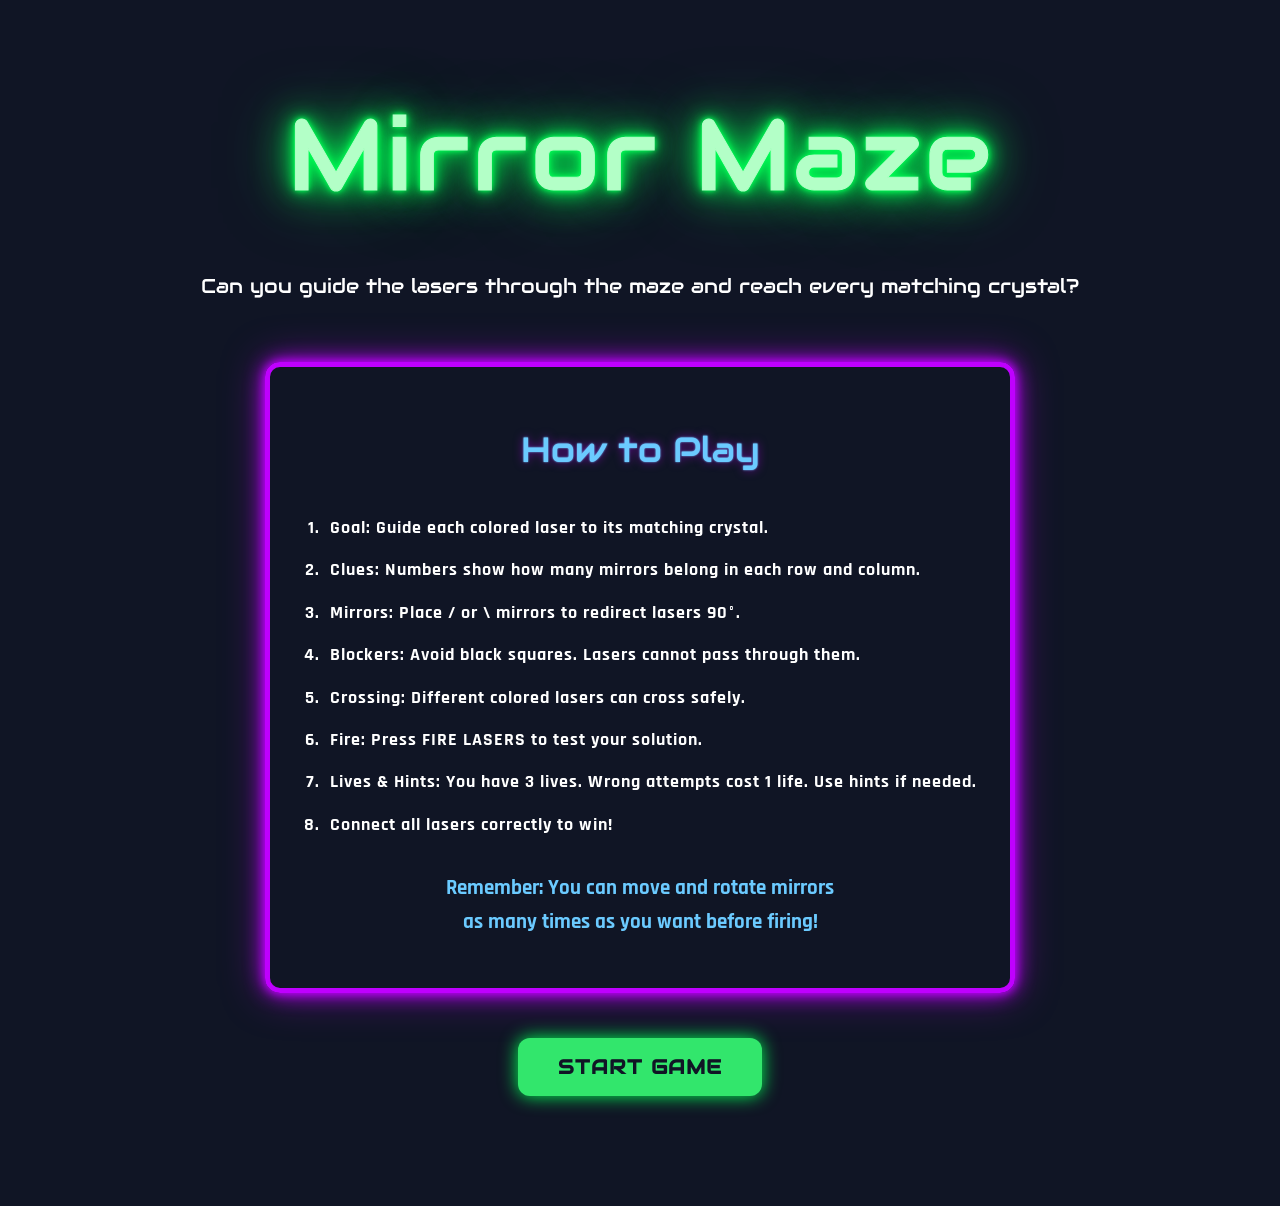
<file: index.html>
<!DOCTYPE html>
<html lang="en">
<head>
    <meta charset="UTF-8">
    <meta name="viewport" content="width=device-width, initial-scale=1.0">
    <title>Mirror Maze</title>
    <link rel="stylesheet" href="style.css">
</head>
<body>

    <main class="container">
        <h1 class="neon-title">Mirror Maze</h1>

        <p class="intro">
            Can you guide the lasers through the maze
            and reach every matching crystal?
        </p>

        <div class="how-to-play">

    <h2>How to Play</h2>

    <ol class="rules">
        <li> Goal: Guide each colored laser to its matching crystal.</li>
        <li> Clues: Numbers show how many mirrors belong in each row and column.</li>
        <li> Mirrors: Place / or \ mirrors to redirect lasers 90°.</li>
        <li> Blockers: Avoid black squares. Lasers cannot pass through them.</li>
        <li> Crossing: Different colored lasers can cross safely.</li>
        <li> Fire: Press FIRE LASERS to test your solution.</li>
        <li> Lives & Hints: You have 3 lives. Wrong attempts cost 1 life. Use hints if needed.</li>
        <li> Connect all lasers correctly to win!</li>
    </ol>

    <p class="reminder">
        Remember: You can move and rotate mirrors
        as many times as you want before firing!
    </p>

</div>


        <a href="game/level.html" class="start-button">
            START GAME
        </a>
    </main>

</body>
</html>
</file>
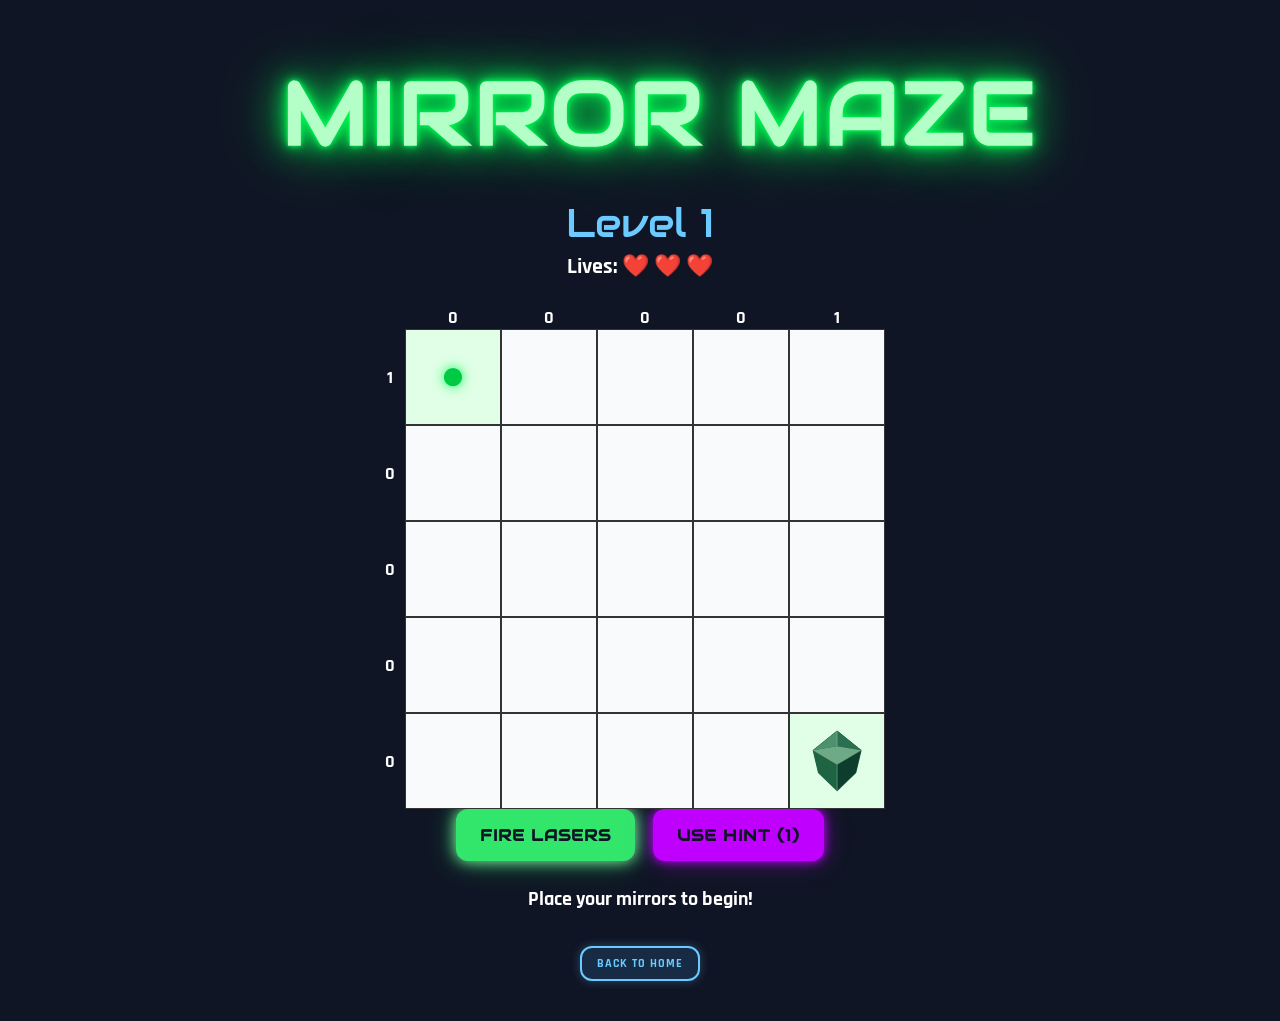
<file: game/level.html>
<!DOCTYPE html>
<html lang="en">

<head>
    <meta charset="UTF-8">
    <meta name="viewport"
          content="width=device-width, initial-scale=1.0">

    <title>Mirror Maze - Level</title>

    <link rel="stylesheet" href="game.css">
</head>

<body>

    <main class="game-container">

        <!-- NEON GAME TITLE -->
        <h1 class="neon-title">MIRROR MAZE</h1>

        <!-- LEVEL INFORMATION -->
        <header class="level-info">
            <h2 id="level-title">Level 1</h2>
            <p id="lives">Lives: ❤️ ❤️ ❤️</p>
        </header>

        <!-- GAME BOARD -->
        <div id="game-board"
             aria-label="Mirror Maze puzzle">
        </div>

        <!-- GAME BUTTONS -->
        <div class="game-buttons">

            <button id="fire-button" type="button">
                FIRE LASERS
            </button>

            <button id="hint-button" type="button">
                USE HINT (1)
            </button>

        </div>

        <!-- GAME MESSAGES -->
        <p id="message" aria-live="polite">
            Connect the lasers to their matching crystals!
        </p>

        <!-- WIN / GAME OVER SCREEN -->
        <div id="result-screen"
             class="result-screen hidden"
             role="dialog"
             aria-modal="true"
             aria-labelledby="result-title">

            <div id="fireworks"></div>

            <div class="result-content">

                <h1 id="result-title"></h1>

                <p id="result-text"></p>

                <button id="retry-button" type="button">
                    PLAY AGAIN
                </button>

            </div>

        </div>

        <!-- BACK TO HOME -->
        <a href="../index.html" class="home-button">
            BACK TO HOME
        </a>

    </main>

    <!-- LEVEL CONFIGURATIONS -->
    <script src="levels.js"></script>

    <!-- SHARED GAME ENGINE -->
    <script src="game.js"></script>

</body>
</html>
</file>
<file: style.css>
@import url('https://fonts.googleapis.com/css2?family=Audiowide&family=Rajdhani:wght@400;500;600;700&display=swap');

/* ==========================================
   GENERAL PAGE SETTINGS
========================================== */

* {
    box-sizing: border-box;
}

html {
    width: 100%;
}

body {
    margin: 0;
    min-height: 100vh;
    width: 100%;

    background: #101525;
    color: white;

    font-family: 'Rajdhani', sans-serif;
    font-weight: 700;
    text-align: center;

    overflow-x: hidden;
}

/* ==========================================
   MAIN CONTAINER
========================================== */

.container {
    width: 100%;
    max-width: 1100px;

    margin: 50px auto;
    padding: 30px 40px;

    display: flex;
    flex-direction: column;
    align-items: center;
}

/* ==========================================
   GENERAL TEXT
========================================== */

h1, h2 {
    font-family: 'Audiowide', sans-serif;
}

button,
.home-button,
.start-button {
    font-family: 'Rajdhani', sans-serif;
    font-weight: 700;
    letter-spacing: 1px;
}

/* ==========================================
   MIRROR MAZE NEON TITLE
========================================== */

.neon-title {
    font-family: 'Audiowide', sans-serif;

    font-size: clamp(60px, 10vw, 100px);
    font-weight: 400;

    color: #b3ffc7;
    letter-spacing: 3px;

    line-height: 1.3;
    text-align: center;

    margin: 10px 0 50px;

    max-width: 100%;

    -webkit-text-stroke: 1px currentColor;

    text-shadow:
        0 0 5px #00ff55,
        0 0 10px #00ff55,
        0 0 20px #00ff55,
        0 0 40px #00ff55,
        0 0 70px rgba(0, 255, 85, 0.6);

    animation: neonFlicker 7s infinite;
}

/* ==========================================
   NEON FLICKERING ANIMATION
========================================== */

@keyframes neonFlicker {

    0%, 18%, 22%, 25%, 53%, 57%, 100% {
        opacity: 1;

        text-shadow:
            0 0 5px #00ff55,
            0 0 10px #00ff55,
            0 0 20px #00ff55,
            0 0 40px #00ff55,
            0 0 70px rgba(0, 255, 85, 0.6);
    }

    20%, 24%, 55% {
        opacity: 0.35;

        text-shadow:
            0 0 2px #00ff55,
            0 0 5px rgba(0, 255, 85, 0.3);
    }

    21%, 56% {
        opacity: 0.8;

        text-shadow:
            0 0 5px #00ff55,
            0 0 15px #00ff55;
    }
}

/* ==========================================
   INTRODUCTION TEXT
========================================== */

.intro {
    font-family: 'Audiowide', sans-serif;

    font-size: 20px;
    font-weight: 400;
    line-height: 1.6;

    color: white;
    text-align: center;

    width: 100%;
    max-width: 1050px;

    margin: 0 auto 10px;
    padding: 0 5px 20px;

    /* Keep on one line when space allows */
    white-space: nowrap;

    /* No manual positioning needed */
    position: static;
    transform: none;
}

/* ==========================================
   HOW TO PLAY BOX
========================================== */

.how-to-play {
    border: 5px solid #BF00FF;
    border-radius: 15px;

    padding: 25px 30px;

    margin: 30px auto;

    width: 100%;
    max-width: 750px;

    box-shadow:
        0 0 10px #BF00FF,
        0 0 20px #BF00FF,
        0 0 40px rgba(191, 0, 255, 0.5);
}

/* ==========================================
   HOW TO PLAY HEADING
========================================== */

h2 {
    font-family: 'Audiowide', sans-serif;

    color: #6bcaff;
    font-size: 35px;
    font-weight: 400;

    margin-top: 35px;
    margin-bottom: 40px;

    text-shadow:
        0 0 2px #6bcaff,
        0 0 10px rgba(191, 0, 255, 0.5);
}

/* ==========================================
   INSTRUCTIONS LIST
========================================== */

.rules {
    text-align: left;

    font-size: 18px;
    line-height: 1.8;
    letter-spacing: 1px;

    padding-left: 25px;
    margin: 0;
}

.rules li {
    margin-bottom: 10px;
    padding-left: 5px;
}

/* ==========================================
   REMINDER TEXT
========================================== */

.reminder {
    color: #6bcaff;

    margin: 30px 0 25px 140px;
    max-width: 400px;

    font-size: 21px;
    line-height: 1.6;

    text-align: center;
}

/* ==========================================
   START GAME BUTTON
========================================== */

.start-button {
    display: inline-block;

    padding: 16px 40px;

    background: #32e66c;
    color: #101525;

    font-family: 'Audiowide', sans-serif;
    font-size: 20px;
    font-weight: 700;

    text-decoration: none;

    border-radius: 12px;

    margin-top: 15px;
    margin-bottom: 30px;

    box-shadow:
        0 0 18px #00ff55;

    transition:
        transform 0.2s ease,
        background 0.2s ease,
        box-shadow 0.2s ease;
}

/* START BUTTON HOVER */

.start-button:hover {
    background: #8affab;
    transform: scale(1.05);

    box-shadow:
        0 0 25px #00ff55,
        0 0 40px rgba(0, 255, 85, 0.4);
}

/* START BUTTON CLICK */

.start-button:active {
    transform: scale(0.97);
}

/* ==========================================
   TABLET SCREENS
   601px - 900px
========================================== */

@media (max-width: 900px) {

    .container {
        max-width: 100%;
        margin: 30px auto;
        padding: 25px;
    }

    .neon-title {
        font-size: clamp(38px, 7vw, 65px);
    }

    .intro {
        font-size: 18px;
        white-space: normal;
        max-width: 700px;
    }

    .how-to-play {
        max-width: 700px;
        padding: 25px;
    }

    h2 {
        font-size: 30px;
    }

    .rules {
        font-size: 17px;
    }
}

/* ==========================================
   PHONE SCREENS
   600px AND SMALLER
========================================== */

@media (max-width: 600px) {

    /* MAIN CONTAINER */

    .container {
        width: 100%;
        margin: 15px auto;
        padding: 20px 15px;
    }

    /* NEON TITLE */

    .neon-title {
        font-size: clamp(28px, 7vw, 42px);

        letter-spacing: 1px;
        line-height: 1.4;

        margin: 15px 0 25px;

        -webkit-text-stroke: 0.5px currentColor;
    }

    /* INTRO TEXT */

    .intro {
        font-size: 15px;
        line-height: 1.7;

        width: 100%;
        max-width: 100%;

        white-space: normal;
        overflow-wrap: break-word;

        margin: 0 auto 20px;
        padding: 0 5px;

        text-align: center;
    }

    /* PURPLE INSTRUCTIONS BOX */

    .how-to-play {
        width: 100%;
        max-width: 100%;

        border: 3px solid #BF00FF;
        border-radius: 12px;

        padding: 15px 18px;
        margin: 20px auto;

        box-shadow:
            0 0 8px #BF00FF,
            0 0 15px rgba(191, 0, 255, 0.7),
            0 0 25px rgba(191, 0, 255, 0.3);
    }

    /* HOW TO PLAY HEADING */

    h2 {
        font-size: 23px;

        margin-top: 15px;
        margin-bottom: 25px;

        line-height: 1.4;
    }

    /* INSTRUCTIONS */

    .rules {
        font-size: 15px;
        line-height: 1.6;

        letter-spacing: 0.3px;

        padding-left: 20px;
    }

    .rules li {
        margin-bottom: 12px;
        padding-left: 2px;
    }

    /* REMINDER */

    .reminder {
        font-size: 14px;
        line-height: 1.6;

        margin: 25px 0 10px;
    }

    /* START GAME BUTTON */

    .start-button {
        font-size: 16px;

        padding: 15px 30px;

        margin-top: 20px;
        margin-bottom: 25px;

        border-radius: 10px;
    }
}

/* ==========================================
   EXTRA SMALL PHONES
   380px AND SMALLER
========================================== */

@media (max-width: 380px) {

    .container {
        padding: 15px 10px;
    }

    .neon-title {
        font-size: 26px;
        letter-spacing: 0;
    }

    .intro {
        font-size: 13px;
    }

    .how-to-play {
        padding: 12px 14px;
    }

    h2 {
        font-size: 21px;
    }

    .rules {
        font-size: 14px;
        padding-left: 18px;
    }

    .reminder {
        font-size: 13px;
    }

    .start-button {
        font-size: 15px;
        padding: 14px 25px;
    }
}

/* ==========================================
   ACCESSIBILITY
========================================== */

@media (prefers-reduced-motion: reduce) {

    .neon-title {
        animation: none;
    }

    .start-button {
        transition: none;
    }
}
</file>
<file: game/game.css>
@import url('https://fonts.googleapis.com/css2?family=Audiowide&family=Rajdhani:wght@400;500;600;700&display=swap');

/* ==========================================
   1. GENERAL
========================================== */

* {
    box-sizing: border-box;
}

body {
    margin: 0;
    min-height: 100vh;
    background: #101525;
    color: white;
    font-family: 'Rajdhani', sans-serif;
    text-align: center;
}

button,
.home-button {
    font-family: 'Rajdhani', sans-serif;
    font-weight: 700;
    letter-spacing: 1px;
}

button {
    cursor: pointer;
    touch-action: manipulation;
}

button:disabled {
    cursor: not-allowed;
    opacity: 0.65;
}

/* ==========================================
   2. GAME CONTAINER
========================================== */

.game-container {
    width: 100%;
    max-width: 950px;
    margin: 20px auto;
    padding: 20px;

    display: flex;
    flex-direction: column;
    align-items: center;
}

/* ==========================================
   3. NEON TITLE
========================================== */

.neon-title {
    width: 100%;
    margin: 15px 0 25px 40px;

    font-family: 'Audiowide', sans-serif;
    font-size: clamp(32px, 7.5vw, 90px);
    font-weight: 400;
    letter-spacing: 2px;
    line-height: 1.3;

    color: #b3ffc7;
    -webkit-text-stroke: 1.5px currentColor;

    text-shadow:
        0 0 5px #00ff55,
        0 0 10px #00ff55,
        0 0 20px #00ff55,
        0 0 40px #00ff55,
        0 0 70px rgba(0, 255, 85, 0.6);

    /* Keep the title glowing without flickering */
    animation: none;
}

/* ==========================================
   4. LEVEL INFORMATION AND LIVES
========================================== */

.level-info {
    display: flex;
    flex-direction: column;
    align-items: center;
    gap: 5px;
}

.level-info h2 {
    margin: 0;
    font-family: 'Audiowide', sans-serif;
    font-size: 40px;
    font-weight: 400;
    color: #6bcaff;
}

#lives {
    margin: 0;
    font-size: 22px;
    font-weight: 700;
}

/* ==========================================
   5. GAME BOARD
========================================== */

#game-board {
    --clue-size: 30px;

    display: grid;
    grid-template-columns:
        var(--clue-size) repeat(5, minmax(0, 1fr));

    width: min(100%, 510px);
    margin: 25px 20px 0 0;
    flex-shrink: 0;
}

.clue {
    display: flex;
    align-items: center;
    justify-content: center;
    font-size: 18px;
    font-weight: 700;
}

.cell {
    aspect-ratio: 1;
    min-width: 0;
    position: relative;

    display: flex;
    align-items: center;
    justify-content: center;

    background: #f8fafc;
    border: 1px solid #333;
    color: #333;

    font-size: clamp(20px, 5vw, 42px);
    cursor: pointer;
    touch-action: manipulation;
    user-select: none;
    -webkit-user-select: none;
}

.cell:focus-visible {
    outline: 3px solid #6bcaff;
    outline-offset: -4px;
    z-index: 4;
}


/* ==========================================
   BLOCKED SQUARES
========================================== */

.cell.blocked {
    background: repeating-linear-gradient(
        135deg,
        #11131d,
        #11131d 8px,
        #252838 8px,
        #252838 16px
    );

    border: 2px solid #55586d;

    display: flex;
    align-items: center;
    justify-content: center;

    font-size: 2rem;
    font-weight: bold;

    cursor: not-allowed;
    box-shadow: inset 0 0 15px #000;
}

/* ==========================================
   6. LASER SOURCES
========================================== */

/* Default green laser */

.source {
    background: #e0ffe6;
    color: #00c943;
    text-shadow: 0 0 12px #00ff55;
}

/* Blue laser */

.blue-source {
    background: #e0f5ff;
    color: #38bdf8;
    text-shadow: 0 0 12px #38bdf8;
}

/* ==========================================
   7. CRYSTAL CONTAINERS
========================================== */

.target {
    background: #e0ffe6;
    overflow: visible;
}

/* Blue crystal's board square */

.blue-target {
    background: #e0f5ff;
}

/* ==========================================
   8. CRYSTAL SHAPE
========================================== */

.crystal {
    width: 62%;
    height: 72%;
    position: relative;
    z-index: 2;

    filter: brightness(0.8);

    transition:
        filter 0.3s ease,
        transform 0.3s ease;
}

.crystal svg {
    display: block;
    width: 100%;
    height: 100%;
    overflow: visible;
}

/* Default emerald crystal colors */

.gem-outline {
    fill: #145b40;
    stroke: #257e57;
    stroke-width: 2;
    stroke-linejoin: round;
}

.gem-top-left {
    fill: #62b58a;
}

.gem-top-right {
    fill: #348b63;
}

.gem-center {
    fill: #8bd5a7;
}

.gem-left {
    fill: #267d54;
}

.gem-right {
    fill: #104d38;
}

.gem-lines {
    fill: none;
    stroke: rgba(220, 255, 230, 0.5);
    stroke-width: 1.5;
    stroke-linejoin: round;
}

/* ==========================================
   9. BLUE CRYSTAL COLORS

   These override the green SVG colors.
   No hue rotation is needed.
========================================== */

.blue-crystal .gem-outline {
    fill: #174b7a;
    stroke: #318bc7;
}

.blue-crystal .gem-top-left {
    fill: #8ddaff;
}

.blue-crystal .gem-top-right {
    fill: #419bd5;
}

.blue-crystal .gem-center {
    fill: #b4eaff;
}

.blue-crystal .gem-left {
    fill: #287eb8;
}

.blue-crystal .gem-right {
    fill: #103d70;
}

.blue-crystal .gem-lines {
    stroke: rgba(220, 245, 255, 0.65);
}

/* ==========================================
   10. GREEN CRYSTAL ACTIVATION
========================================== */

.crystal-active {
    transform: scale(1.08);

    filter:
        brightness(1.6)
        drop-shadow(0 0 6px #00ff55)
        drop-shadow(0 0 14px #00ff55);

    animation: greenCrystalGlow 1.5s ease-in-out infinite;
}

.crystal-active .gem-outline {
    fill: #00b94d;
    stroke: #75ffab;
}

.crystal-active .gem-top-left {
    fill: #baffd0;
}

.crystal-active .gem-top-right {
    fill: #60ff99;
}

.crystal-active .gem-center {
    fill: #e0ffeb;
}

.crystal-active .gem-left {
    fill: #23ef73;
}

.crystal-active .gem-right {
    fill: #00a843;
}

.crystal-active .gem-lines {
    stroke: rgba(255, 255, 255, 0.85);
}

@keyframes greenCrystalGlow {
    0%, 100% {
        filter:
            brightness(1.4)
            drop-shadow(0 0 6px #00ff55)
            drop-shadow(0 0 12px #00ff55);
    }

    50% {
        filter:
            brightness(1.8)
            drop-shadow(0 0 10px #00ff55)
            drop-shadow(0 0 20px #00ff55);
    }
}

/* ==========================================
   11. BLUE CRYSTAL ACTIVATION

   Blue stays blue when hit by its laser.
========================================== */

.blue-crystal.crystal-active {
    transform: scale(1.08);

    filter:
        brightness(1.6)
        drop-shadow(0 0 6px #38bdf8)
        drop-shadow(0 0 14px #38bdf8);

    animation: blueCrystalGlow 1.5s ease-in-out infinite;
}

/* Bright blue activated crystal faces */

.blue-crystal.crystal-active .gem-outline {
    fill: #168bd1;
    stroke: #9ae7ff;
}

.blue-crystal.crystal-active .gem-top-left {
    fill: #d5f6ff;
}

.blue-crystal.crystal-active .gem-top-right {
    fill: #72d7ff;
}

.blue-crystal.crystal-active .gem-center {
    fill: #e2f8ff;
}

.blue-crystal.crystal-active .gem-left {
    fill: #38bdf8;
}

.blue-crystal.crystal-active .gem-right {
    fill: #0879c0;
}

.blue-crystal.crystal-active .gem-lines {
    stroke: rgba(255, 255, 255, 0.95);
}

/* Blue-only glow animation */

@keyframes blueCrystalGlow {
    0%, 100% {
        filter:
            brightness(1.4)
            drop-shadow(0 0 6px #38bdf8)
            drop-shadow(0 0 12px #38bdf8);
    }

    50% {
        filter:
            brightness(1.8)
            drop-shadow(0 0 10px #38bdf8)
            drop-shadow(0 0 20px #38bdf8);
    }
}

/* ==========================================
   12. MIRRORS
========================================== */

.mirror {
    background: #e8edf2;
}

.mirror::after {
    content: "";
    position: absolute;

    width: 75%;
    height: clamp(5px, 1vw, 9px);

    border-radius: 3px;

    background: linear-gradient(
        to bottom,
        #d8c5e3 0%,
        #dce5ed 25%,
        #718096 55%,
        #263445 100%
    );

    box-shadow:
        0 2px 4px rgba(0, 0, 0, 0.3),
        0 0 4px rgba(255, 255, 255, 0.8);
}

/* Forward slash / */

.mirror-forward::after {
    transform: rotate(-45deg);
}

/* Backslash \ */

.mirror-backward::after {
    transform: rotate(45deg);
}

/* ==========================================
   13. HINTED MIRRORS
========================================== */

.hinted-mirror {
    background: #f0e0ff;
    cursor: default;
}

.hint-reveal {
    animation: hintReveal 1.2s ease-in-out 2;
}

@keyframes hintReveal {
    0%, 100% {
        background: #f0e0ff;
    }

    50% {
        background: #d6a5ff;

        box-shadow:
            inset 0 0 15px #BF00FF,
            0 0 18px #BF00FF;
    }
}

/* ==========================================
   14. LASER BEAMS
========================================== */

.laser-beam {
    position: absolute;

    background: #32ff65;

    box-shadow:
        0 0 6px #00ff55,
        0 0 12px rgba(0, 255, 85, 0.65);

    pointer-events: none;
    z-index: 1;
}

/* ==========================================
   15. GAME BUTTONS
========================================== */

.game-buttons {
    display: flex;
    justify-content: center;
    align-items: center;
    flex-wrap: wrap;

    gap: 18px;
    width: 100%;
}

#fire-button,
#hint-button {
    min-height: 52px;
    padding: 14px 24px;

    border: none;
    border-radius: 12px;

    font-family: 'Audiowide', sans-serif;
    font-size: 16px;

    transition:
        transform 0.2s ease,
        background 0.2s ease,
        box-shadow 0.2s ease;
}

/* Fire lasers button */

#fire-button {
    background: #32e66c;
    color: #101525;

    box-shadow:
        0 0 15px #8affab,
        0 0 30px rgba(0, 255, 85, 0.4);
}

#fire-button:hover:not(:disabled) {
    background: #8affab;
    transform: scale(1.05);
}

/* Hint button */

#hint-button {
    background: #BF00FF;
    color: #101525;

    box-shadow:
        0 0 10px #BF00FF,
        0 0 22px rgba(191, 0, 255, 0.5);
}

#hint-button:hover:not(:disabled) {
    background: #d34dff;
    transform: scale(1.05);
}

#hint-button:disabled {
    background: #49305a;
    color: #d8c5e3;
    box-shadow: none;
}

/* ==========================================
   16. GAME MESSAGE
========================================== */

#message {
    min-height: 35px;
    margin: 25px 0 10px;

    font-size: 20px;
    font-weight: 700;
}

/* ==========================================
   17. BACK TO HOME BUTTON
========================================== */

.home-button {
    display: inline-block;

    margin-top: 15px;
    padding: 8px 15px;

    background: #182b45;
    color: #6bcaff;

    border: 2px solid #6bcaff;
    border-radius: 12px;

    font-size: 12px;
    text-decoration: none;

    box-shadow: 0 0 10px rgba(107, 202, 255, 0.3);
}

.home-button:hover {
    background: #23405d;
}

/* ==========================================
   18. WRONG LASER PATH - BOARD SHAKE
========================================== */

.laser-shake {
    animation: laserShake 0.3s ease-in-out 2;
}

@keyframes laserShake {
    0%, 100% {
        transform: translateX(0);
    }

    25%, 75% {
        transform: translateX(-4px);
    }

    50% {
        transform: translateX(4px);
    }
}

/* ==========================================
   19. WIN / GAME OVER SCREEN
========================================== */

.result-screen {
    position: fixed;
    inset: 0;
    z-index: 1000;

    display: flex;
    align-items: center;
    justify-content: center;

    padding: 20px;
    overflow: hidden;

    background: rgba(5, 10, 25, 0.94);
}

.hidden {
    display: none;
}

.result-content {
    position: relative;
    z-index: 2;

    width: 100%;
    max-width: 600px;
    padding: 25px;
}

#result-title {
    margin: 0 0 15px;

    font-family: 'Audiowide', sans-serif;
    font-size: clamp(36px, 9vw, 90px);

    animation: popIn 0.6s ease-out;
}

#result-text {
    font-size: clamp(18px, 4vw, 25px);
}

/* Winning title */

.win-title {
    color: #65ff91;

    text-shadow:
        0 0 15px #00ff55,
        0 0 35px #00ff55,
        0 0 65px #00ff55;
}

/* Game over title */

.lose-title {
    color: #ff3434;

    text-shadow:
        0 0 15px #ff0000,
        0 0 35px #ff0000;
}

/* Retry / Next level button */

#retry-button {
    margin-top: 25px;
    padding: 15px 35px;

    border: none;
    border-radius: 12px;

    background: #32e66c;
    color: #101525;

    font-family: 'Audiowide', sans-serif;
    font-size: 18px;
}

/* ==========================================
   20. FIREWORKS
========================================== */

#fireworks {
    position: absolute;
    inset: 0;
    pointer-events: none;
}

.firework {
    position: absolute;

    width: 7px;
    height: 7px;
    border-radius: 50%;

    background: var(--color);
    box-shadow: 0 0 12px var(--color);

    animation: explode 1.3s ease-out forwards;
    animation-delay: var(--delay, 0s);

    opacity: 0;
}

@keyframes explode {
    0% {
        transform: translate(0, 0) scale(1);
        opacity: 1;
    }

    100% {
        transform:
            translate(var(--x), var(--y))
            scale(0);

        opacity: 0;
    }
}

@keyframes popIn {
    0% {
        transform: scale(0.3);
        opacity: 0;
    }

    70% {
        transform: scale(1.15);
    }

    100% {
        transform: scale(1);
        opacity: 1;
    }
}

/* ==========================================
   21. TABLET RESPONSIVENESS
========================================== */

@media (max-width: 768px) {
    .game-container {
        margin: 15px auto;
        padding: 15px;
    }

    .neon-title {
        font-size: clamp(30px, 7vw, 58px);
        -webkit-text-stroke: 0.8px currentColor;
    }

    .level-info h2 {
        font-size: 32px;
    }
}

/* ==========================================
   22. PHONE RESPONSIVENESS
========================================== */

@media (max-width: 600px) {
    .game-container {
        margin: 10px auto;
        padding: 12px 10px;
    }

    .neon-title {
        font-size: clamp(25px, 7vw, 40px);
        letter-spacing: 0;
        margin: 12px 0 20px;
        -webkit-text-stroke: 0.5px currentColor;
    }

    .level-info h2 {
        font-size: 27px;
    }

    #lives {
        font-size: 19px;
    }

    #game-board {
        --clue-size: 23px;
        width: min(100%, 420px);
        margin: 20px auto;
        transform: none;
    }

    .clue {
        font-size: 15px;
    }

    .cell {
        font-size: clamp(20px, 6vw, 34px);
    }

    .game-buttons {
        gap: 12px;
    }

    #fire-button,
    #hint-button {
        font-size: 13px;
        padding: 12px 15px;
        min-height: 48px;
        min-width: 145px;
    }

    #message {
        font-size: 19px;
        margin-top: 22px;
    }

    .home-button {
        margin-top: 12px;
    }
}

/* ==========================================
   23. EXTRA SMALL PHONES
========================================== */

@media (max-width: 380px) {
    .neon-title {
        font-size: 25px;
    }

    #fire-button,
    #hint-button {
        width: min(100%, 280px);
    }

    .game-buttons {
        gap: 10px;
    }
}

/* ==========================================
   24. REDUCED MOTION ACCESSIBILITY
========================================== */

@media (prefers-reduced-motion: reduce) {
    .neon-title,
    .crystal-active,
    .hint-reveal,
    .firework,
    #result-title {
        animation: none;
    }

    .start-button,
    button {
        transition: none;
    }
}
</file>
